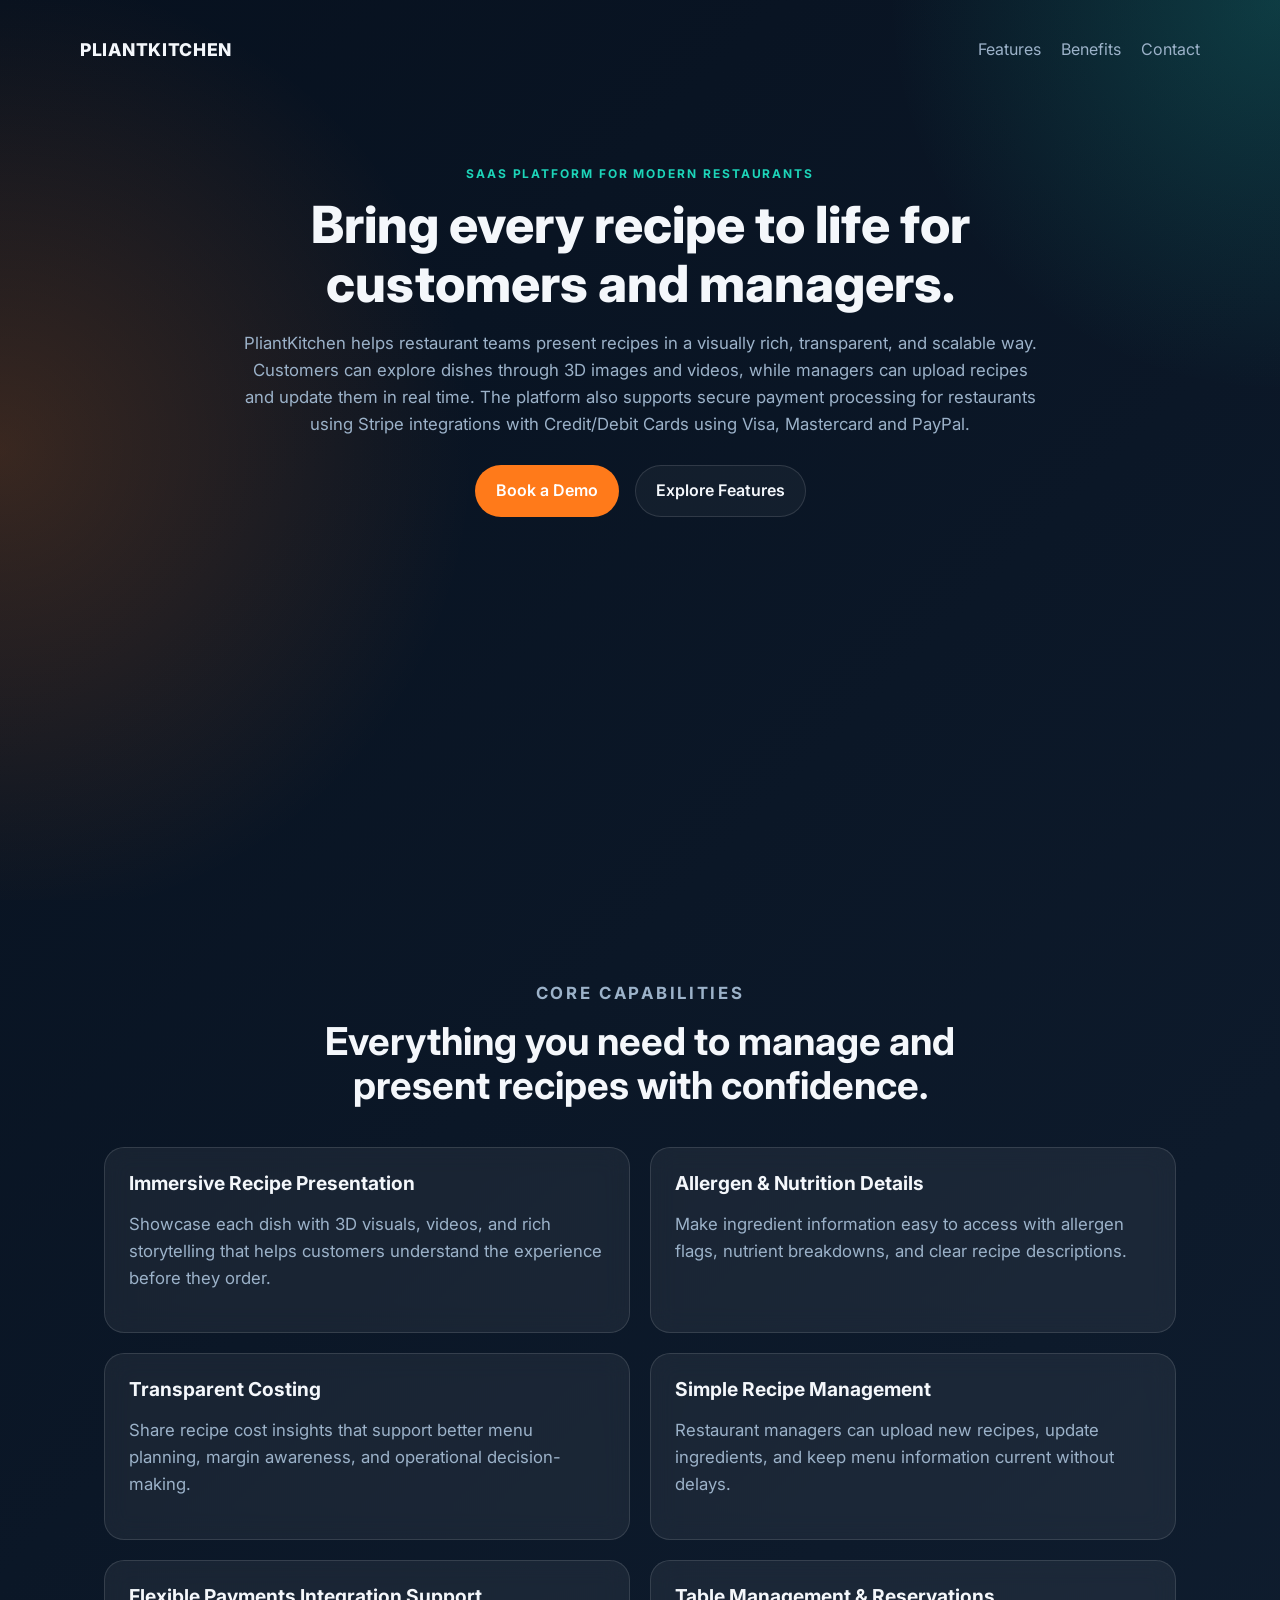
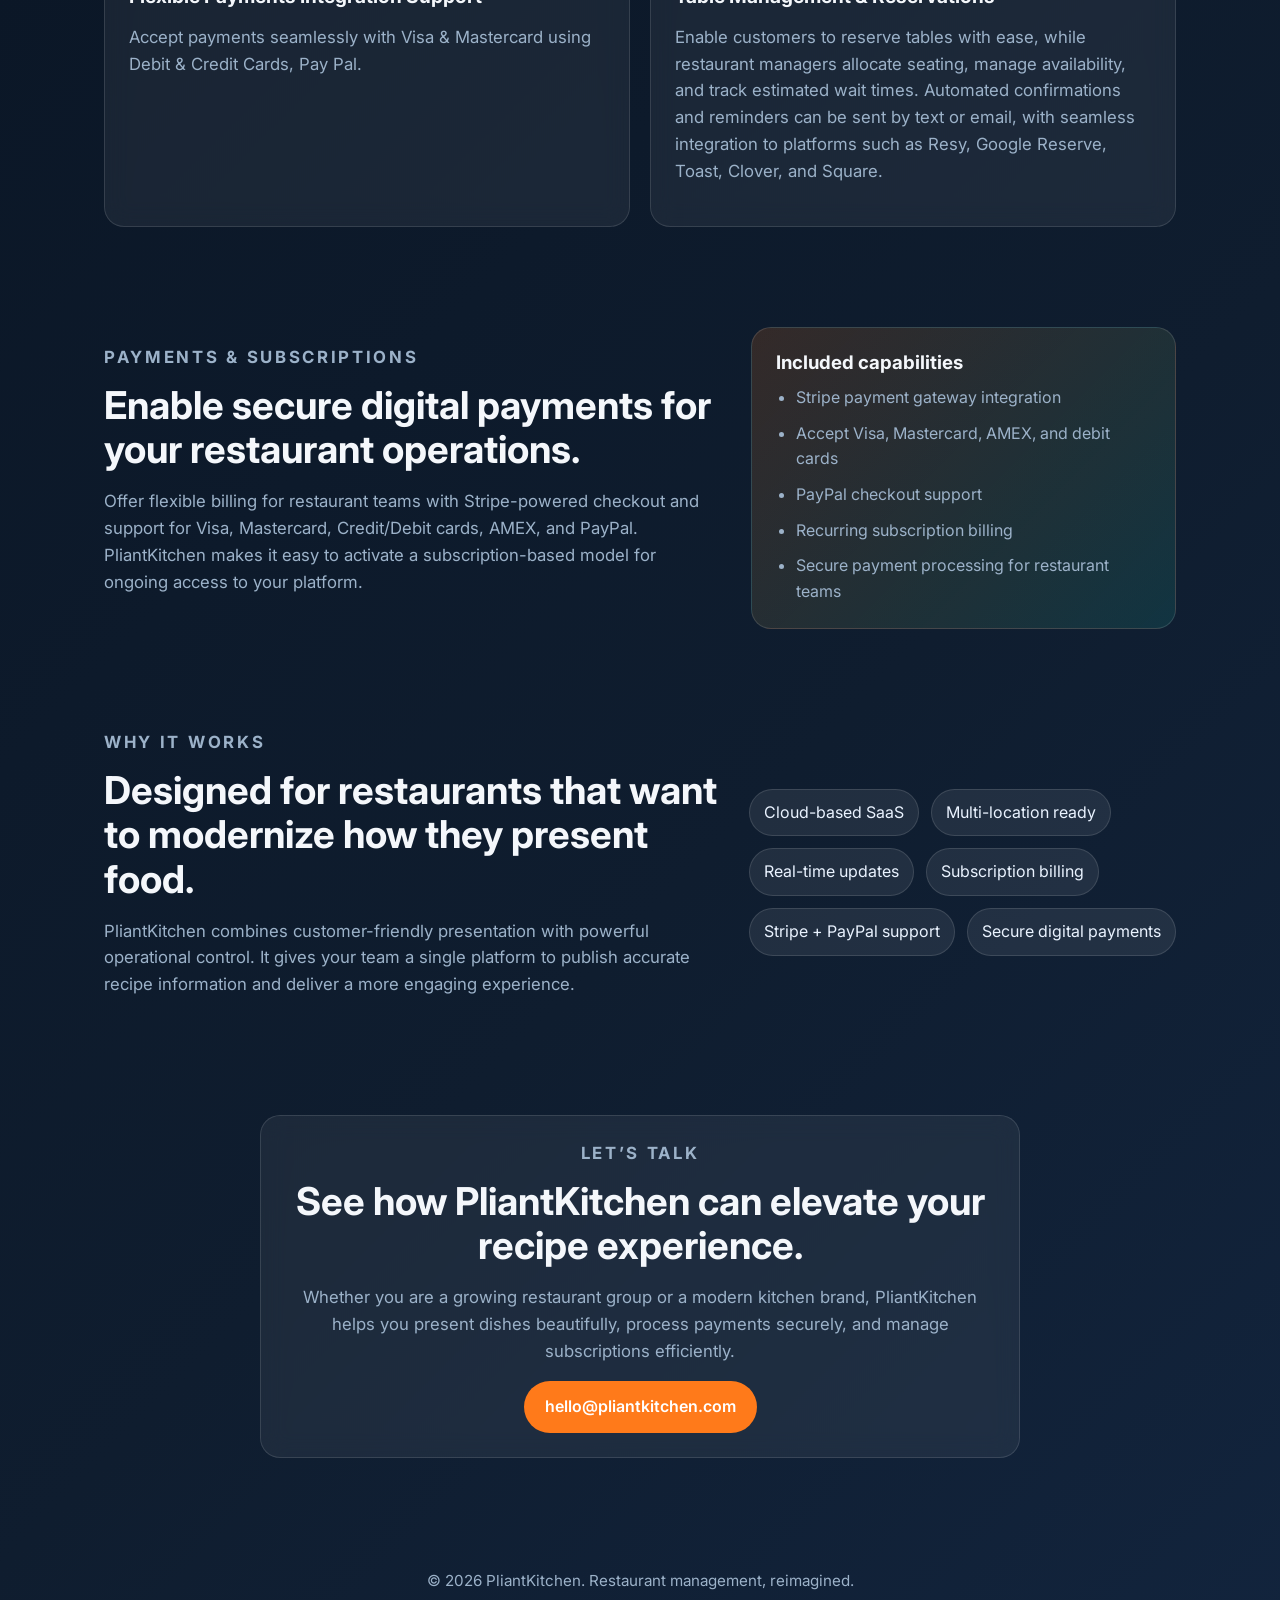
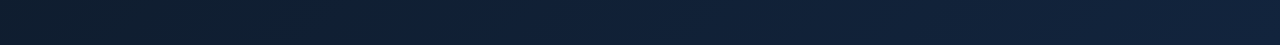
<file: index.html>
<!DOCTYPE html>
<html lang="en">
  <head>
    <meta charset="UTF-8" />
    <meta name="viewport" content="width=device-width, initial-scale=1.0" />
    <meta
      name="description"
      content="PliantKitchen is a SaaS-based restaurant management platform that helps restaurants showcase recipes with 3D visuals, video, allergens, nutrients, and cost insights."
    />
    <title>PliantKitchen | Restaurant Management Platform</title>
    <link rel="preconnect" href="https://fonts.googleapis.com" />
    <link rel="preconnect" href="https://fonts.gstatic.com" crossorigin />
    <link
      href="https://fonts.googleapis.com/css2?family=Inter:wght@400;500;600;700;800&display=swap"
      rel="stylesheet"
    />
    <link rel="stylesheet" href="styles.css" />
  </head>
  <body>
    <header class="hero">
      <nav class="topbar">
        <a class="brand" href="#">PliantKitchen</a>
        <div class="nav-links">
          <a href="#features">Features</a>
          <a href="#benefits">Benefits</a>
          <a href="#contact">Contact</a>
        </div>
      </nav>

      <div class="hero-content">
        <p class="eyebrow">SaaS Platform for Modern Restaurants</p>
        <h1>Bring every recipe to life for customers and managers.</h1>
        <p class="hero-copy">
          PliantKitchen helps restaurant teams present recipes in a visually rich,
          transparent, and scalable way. Customers can explore dishes through 3D
          images and videos, while managers can upload recipes and update them in
          real time. The platform also supports secure payment processing for
          restaurants using Stripe integrations with Credit/Debit Cards
          using Visa, Mastercard and PayPal.
        </p>
        <div class="hero-actions">
          <a class="btn btn-primary" href="#contact">Book a Demo</a>
          <a class="btn btn-secondary" href="#features">Explore Features</a>
        </div>
      </div>
    </header>

    <main>
      <section id="features" class="section">
        <div class="section-heading">
          <p class="eyebrow">Core capabilities</p>
          <h2>Everything you need to manage and present recipes with confidence.</h2>
        </div>

        <div class="card-grid">
          <article class="card">
            <h3>Immersive Recipe Presentation</h3>
            <p>
              Showcase each dish with 3D visuals, videos, and rich storytelling
              that helps customers understand the experience before they order.
            </p>
          </article>
          <article class="card">
            <h3>Allergen & Nutrition Details</h3>
            <p>
              Make ingredient information easy to access with allergen flags,
              nutrient breakdowns, and clear recipe descriptions.
            </p>
          </article>
          <article class="card">
            <h3>Transparent Costing</h3>
            <p>
              Share recipe cost insights that support better menu planning,
              margin awareness, and operational decision-making.
            </p>
          </article>
          <article class="card">
            <h3>Simple Recipe Management</h3>
            <p>
              Restaurant managers can upload new recipes, update ingredients, and
              keep menu information current without delays.
            </p>
          </article>
          <article class="card">
            <h3>Flexible Payments Integration Support</h3>
            <p>
              Accept payments seamlessly with Visa &
              Mastercard using Debit & Credit Cards, Pay Pal.
            </p>
          </article>
          <article class="card">
            <h3>Table Management & Reservations</h3>
            <p>
              Enable customers to reserve tables with ease, while restaurant managers
              allocate seating, manage availability, and track estimated wait times.
              Automated confirmations and reminders can be sent by text or email,
              with seamless integration to platforms such as Resy, Google Reserve,
              Toast, Clover, and Square.
            </p>
          </article>
        </div>
      </section>

      <section class="section alt-section">
        <div class="split-layout payments-layout">
          <div>
            <p class="eyebrow">Payments & subscriptions</p>
            <h2>Enable secure digital payments for your restaurant operations.</h2>
            <p>
              Offer flexible billing for restaurant teams with Stripe-powered
              checkout and support for Visa, Mastercard, Credit/Debit cards,
              AMEX, and PayPal. PliantKitchen makes it easy to activate a
              subscription-based model for ongoing access to your platform.
            </p>
          </div>
          <div class="payment-card">
            <h3>Included capabilities</h3>
            <ul>
              <li>Stripe payment gateway integration</li>
              <li>Accept Visa, Mastercard, AMEX, and debit cards</li>
              <li>PayPal checkout support</li>
              <li>Recurring subscription billing</li>
              <li>Secure payment processing for restaurant teams</li>
            </ul>
          </div>
        </div>
      </section>

      <section id="benefits" class="section alt-section">
        <div class="split-layout">
          <div>
            <p class="eyebrow">Why it works</p>
            <h2>Designed for restaurants that want to modernize how they present food.</h2>
            <p>
              PliantKitchen combines customer-friendly presentation with powerful
              operational control. It gives your team a single platform to publish
              accurate recipe information and deliver a more engaging experience.
            </p>
          </div>
          <div class="pill-list">
            <span>Cloud-based SaaS</span>
            <span>Multi-location ready</span>
            <span>Real-time updates</span>
            <span>Subscription billing</span>
            <span>Stripe + PayPal support</span>
            <span>Secure digital payments</span>
          </div>
        </div>
      </section>

      <section id="contact" class="section contact-section">
        <div class="contact-card">
          <p class="eyebrow">Let’s talk</p>
          <h2>See how PliantKitchen can elevate your recipe experience.</h2>
          <p>
            Whether you are a growing restaurant group or a modern kitchen brand,
            PliantKitchen helps you present dishes beautifully, process payments
            securely, and manage subscriptions efficiently.
          </p>
          <a class="btn btn-primary" href="mailto:hello@pliantkitchen.com">hello@pliantkitchen.com</a>
        </div>
      </section>
    </main>

    <footer class="footer">
      <p>© 2026 PliantKitchen. Restaurant management, reimagined.</p>
    </footer>
  </body>
</html>
</file>
<file: styles.css>
:root {
  --bg: #07111f;
  --bg-soft: #11223a;
  --text: #f4f7fb;
  --muted: #9cb2c9;
  --accent: #ff7a1a;
  --accent-2: #1dd5b9;
  --border: rgba(255, 255, 255, 0.12);
}

* {
  box-sizing: border-box;
}

body {
  margin: 0;
  font-family: "Inter", sans-serif;
  background: linear-gradient(135deg, var(--bg), #0f1d2f 70%, #12243d);
  color: var(--text);
  line-height: 1.6;
}

a {
  color: inherit;
  text-decoration: none;
}

.hero {
  min-height: 100vh;
  padding: 24px 24px 64px;
  background:
    radial-gradient(circle at top right, rgba(29, 213, 185, 0.2), transparent 25%),
    radial-gradient(circle at left center, rgba(255, 122, 26, 0.2), transparent 35%);
}

.topbar {
  max-width: 1120px;
  margin: 0 auto;
  display: flex;
  justify-content: space-between;
  align-items: center;
  padding: 12px 0 24px;
}

.brand {
  display: flex;
  align-items: center;
  gap: 12px;
  font-weight: 800;
  letter-spacing: 0.04em;
  font-size: 1.1rem;
  text-transform: uppercase;
}

/* logo image removed — brand uses text only */

.nav-links {
  display: flex;
  gap: 20px;
  color: var(--muted);
}

.hero-content {
  max-width: 800px;
  margin: 72px auto 0;
  text-align: center;
}

.eyebrow {
  display: inline-block;
  margin: 0 0 12px;
  color: var(--accent-2);
  font-weight: 700;
  letter-spacing: 0.16em;
  text-transform: uppercase;
  font-size: 0.75rem;
}

h1,
h2,
h3 {
  margin: 0 0 16px;
  line-height: 1.15;
}

h1 {
  font-size: clamp(2.3rem, 4vw, 4rem);
  font-weight: 800;
}

h2 {
  font-size: clamp(1.8rem, 3vw, 2.4rem);
}

.hero-copy,
.section p,
.contact-card p {
  color: var(--muted);
  font-size: 1.05rem;
}

.hero-actions {
  margin-top: 28px;
  display: flex;
  justify-content: center;
  gap: 16px;
  flex-wrap: wrap;
}

.btn {
  display: inline-block;
  padding: 12px 20px;
  border-radius: 999px;
  font-weight: 600;
  border: 1px solid transparent;
  transition: transform 180ms ease, background 180ms ease;
}

.btn:hover {
  transform: translateY(-2px);
}

.btn-primary {
  background: var(--accent);
  color: white;
}

.btn-secondary {
  border-color: var(--border);
  background: rgba(255, 255, 255, 0.04);
}

.section {
  max-width: 1120px;
  margin: 0 auto;
  padding: 80px 24px;
}

.section-heading {
  text-align: center;
  max-width: 760px;
  margin: 0 auto 40px;
}

.card-grid {
  display: grid;
  grid-template-columns: repeat(2, minmax(0, 1fr));
  gap: 20px;
}

.card,
.contact-card {
  background: rgba(255, 255, 255, 0.06);
  border: 1px solid var(--border);
  border-radius: 20px;
  padding: 24px;
  backdrop-filter: blur(12px);
}

.card h3 {
  font-size: 1.2rem;
  margin-bottom: 8px;
}

.alt-section {
  padding-top: 20px;
}

.split-layout {
  display: grid;
  grid-template-columns: 1.3fr 0.9fr;
  gap: 28px;
  align-items: center;
}

.pill-list {
  display: flex;
  flex-wrap: wrap;
  gap: 12px;
}

.pill-list span {
  background: rgba(255, 255, 255, 0.08);
  border: 1px solid var(--border);
  padding: 10px 14px;
  border-radius: 999px;
  color: #eaf3ff;
}

.payments-layout {
  gap: 32px;
}

.payment-card {
  background: linear-gradient(135deg, rgba(255, 122, 26, 0.16), rgba(29, 213, 185, 0.12));
  border: 1px solid var(--border);
  border-radius: 20px;
  padding: 24px;
}

.payment-card h3 {
  margin-bottom: 12px;
}

.payment-card ul {
  margin: 0;
  padding-left: 20px;
  color: var(--muted);
}

.payment-card li + li {
  margin-top: 10px;
}

.contact-section {
  padding-top: 20px;
  padding-bottom: 96px;
}

.contact-card {
  text-align: center;
  max-width: 760px;
  margin: 0 auto;
}

.footer {
  text-align: center;
  padding: 0 24px 36px;
  color: var(--muted);
  font-size: 0.95rem;
}

@media (max-width: 760px) {
  .card-grid,
  .split-layout {
    grid-template-columns: 1fr;
  }

  .nav-links {
    display: none;
  }

  .hero {
    padding-bottom: 40px;
  }
}
</file>
